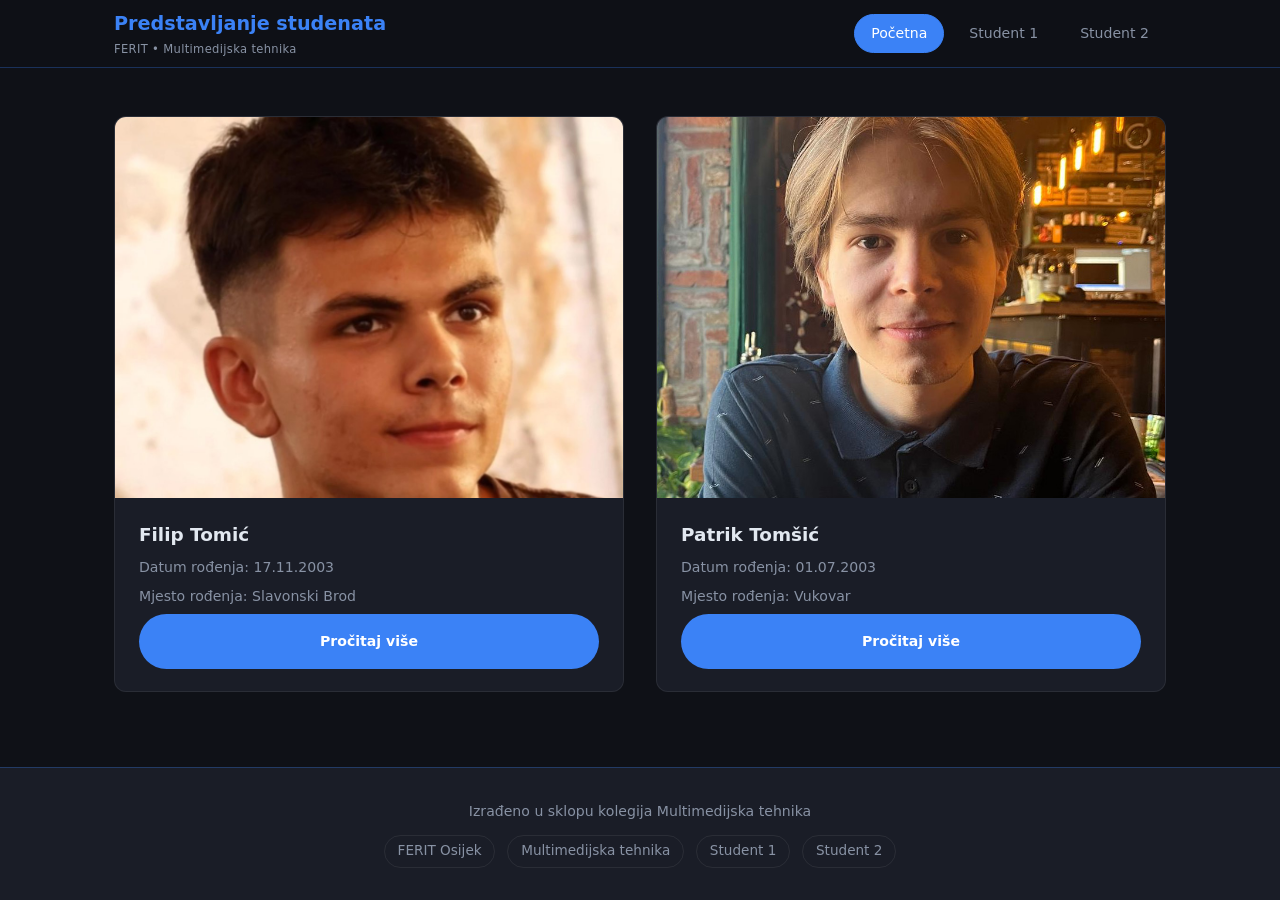
<file: index.html>
<!DOCTYPE html>
<html lang="hr">
<head>
    <meta charset="UTF-8">
    <meta name="viewport" content="width=device-width, initial-scale=1.0">
    <title>Predstavljanje studenata</title>
    <link rel="stylesheet" href="style.css">
</head>
<body>

<div id="header"></div>

<main>
    <div class="students-grid">

        <!-- Student 1 -->
        <div class="student-card">
            <div class="card-img-wrap" onclick="zoomImage(this.querySelector('img'))">
                <img src="mediji/Filip/filipSlika.jpeg" alt="Student 1">
            </div>
            <div class="card-body">
                <h2>Filip Tomić</h2>
                <p>Datum rođenja: 17.11.2003</p>
                <p>Mjesto rođenja: Slavonski Brod</p>
                <a href="student1.html" class="btn">Pročitaj više</a>
            </div>
        </div>

        <!-- Student 2 -->
        <div class="student-card">
            <div class="card-img-wrap" onclick="zoomImage(this.querySelector('img'))">
                <img src="mediji/Patrik/patrikSlika.jpg" alt="Student 2">
            </div>
            <div class="card-body">
                <h2>Patrik Tomšić</h2>
                <p>Datum rođenja: 01.07.2003</p>
                <p>Mjesto rođenja: Vukovar</p>
                <a href="student2.html" class="btn">Pročitaj više</a>
            </div>
        </div>

    </div>
</main>

<footer>
    <p>Izrađeno u sklopu kolegija Multimedijska tehnika</p>
    <div class="footer-links">
        <a href="https://www.ferit.unios.hr/" target="_blank">FERIT Osijek</a>
        <a href="https://www.ferit.unios.hr/upisi-i-studijski-programi/strucni-prijediplomski-studij#racunarstvo#SR6-02" target="_blank">Multimedijska tehnika</a>
        <a href="student1.html">Student 1</a>
        <a href="student2.html">Student 2</a>
    
    </div>
</footer>

<!-- Image zoom modal -->
<div id="modal" class="modal" onclick="closeModal()">
    <button class="modal-close" onclick="closeModal()" aria-label="Zatvori">&times;</button>
    <img class="modal-content" id="zoomedImg" alt="Uvećana slika">
</div>

<script src="scripts.js"></script>

</body>
</html>
</file>
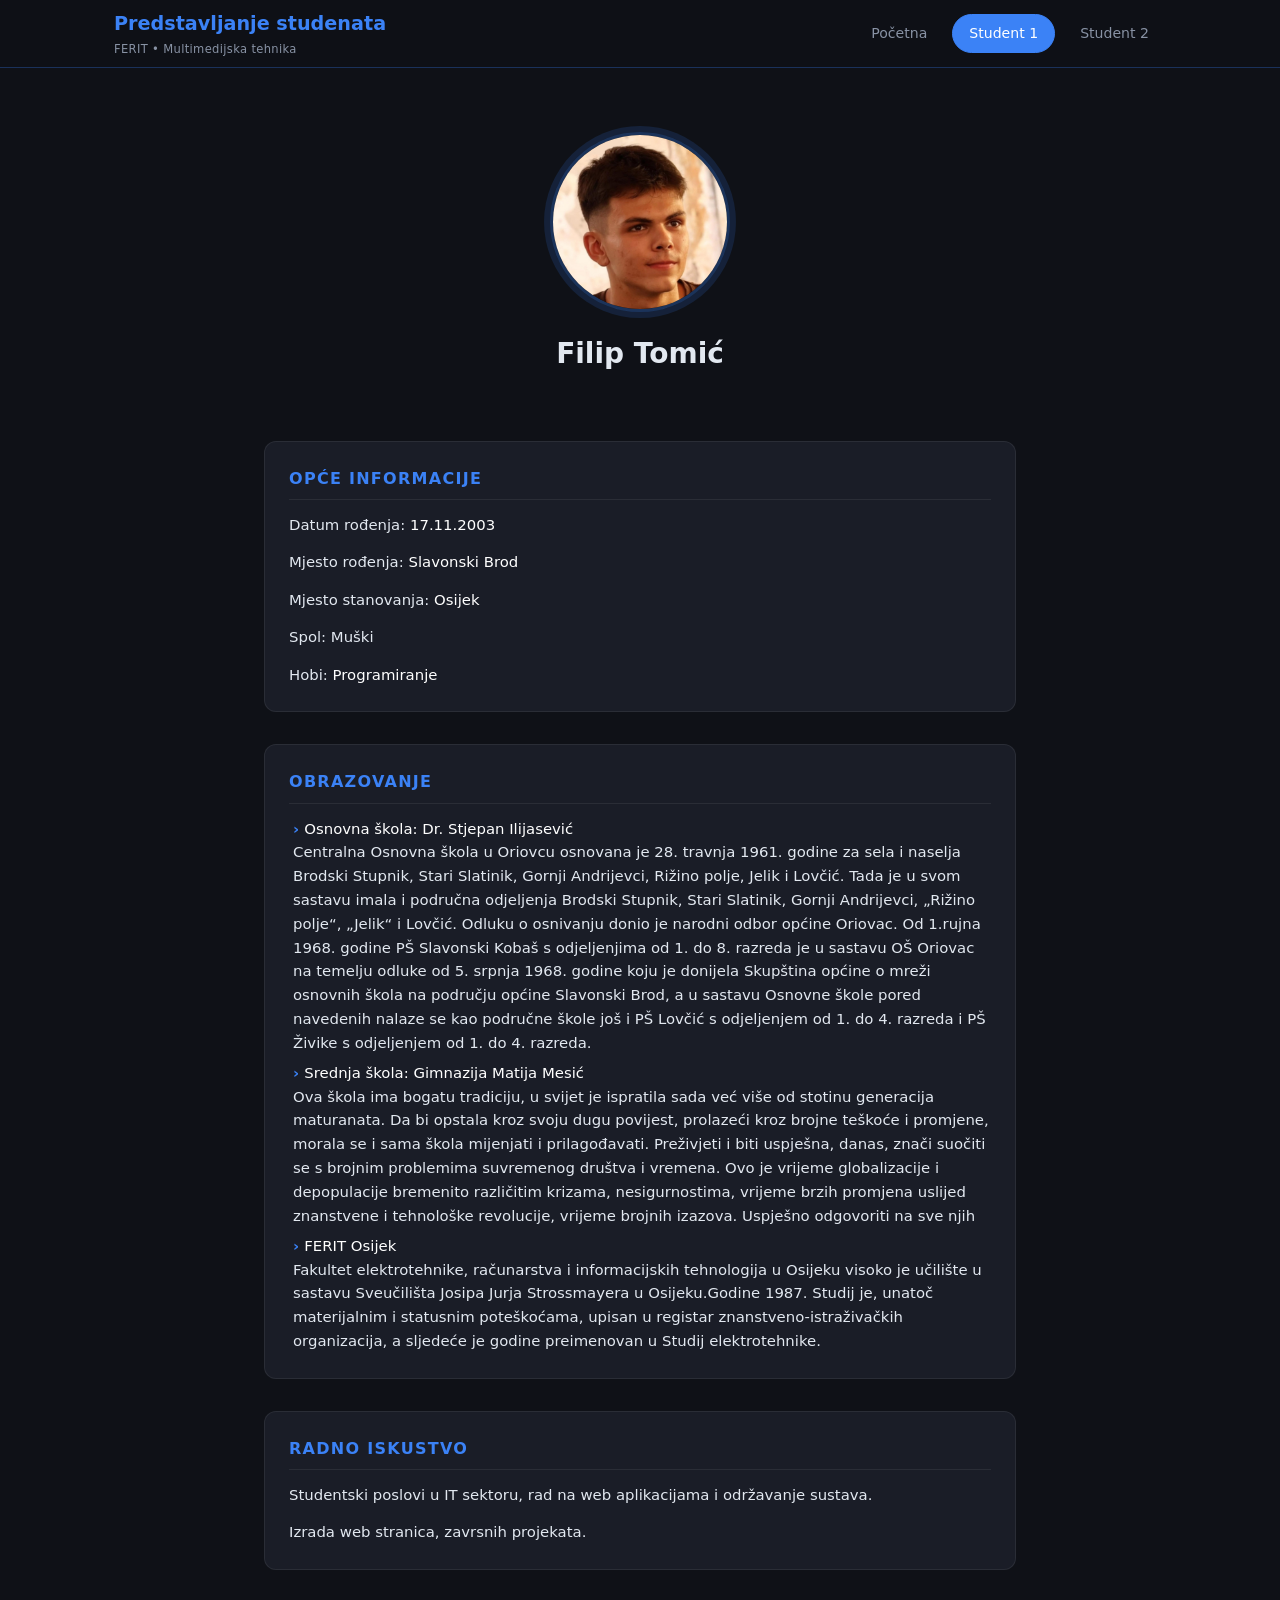
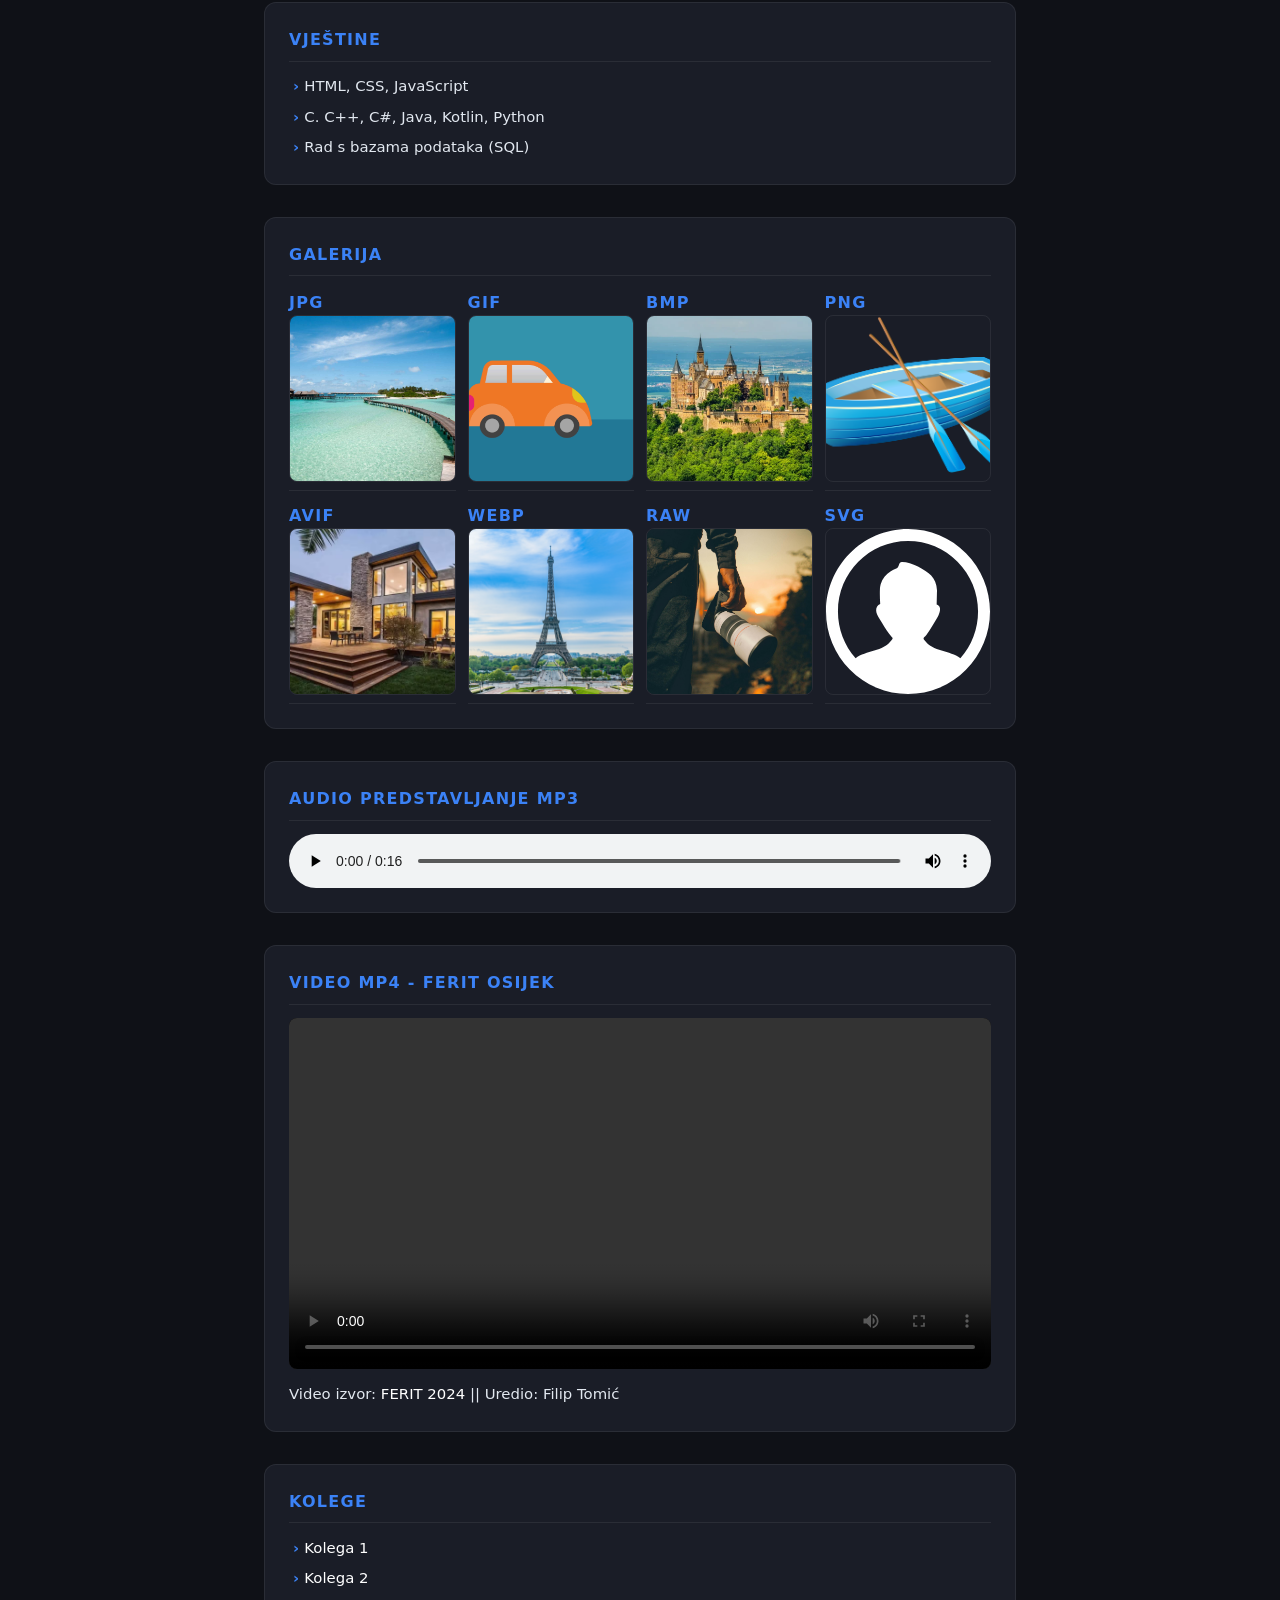
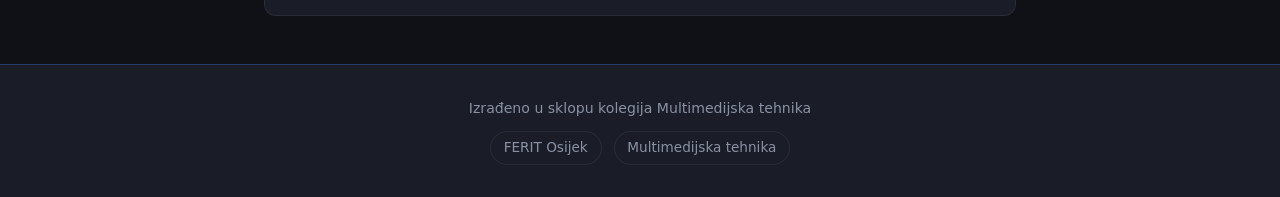
<file: student1.html>
<!DOCTYPE html>
<html lang="hr">
<head>
    <meta charset="UTF-8">
    <meta name="viewport" content="width=device-width, initial-scale=1.0">
    <title>Student 1 - Filip Tomić</title>
    <link rel="stylesheet" href="style.css">
</head>
<body>

<div id="header"></div>

<main class="student-page">

    <!-- Hero -->
    <section class="hero">
        <img src="mediji/Filip/filipSlika.jpeg" class="main-img" onclick="zoomImage(this)" alt="Student 1">
        <h1>Filip Tomić</h1>
    </section>

    <!-- Opće informacije -->
    <section class="section">
        <h2>Opće informacije</h2>
        <p>Datum rođenja: <a href="https://hr.wikipedia.org/wiki/2003." target="_blank">17.11.2003</a></p>
        <p>Mjesto rođenja: <a href="https://hr.wikipedia.org/wiki/Slavonski_brod" target="_blank">Slavonski Brod</a></p>
        <p>Mjesto stanovanja: <a href="https://hr.wikipedia.org/wiki/Osijek" target="_blank">Osijek</a></p>
        <p>Spol: Muški</p>
        <p>Hobi: <a href="https://hr.wikipedia.org/wiki/Programiranje" target="_blank">Programiranje</a></p>
    </section>

    <!-- Obrazovanje -->
    <section class="section">
        <h2>Obrazovanje</h2>
        <ul>
            <li><a href="http://os-silijasevic-oriovac.skole.hr/" target="_blank">Osnovna škola: Dr. Stjepan Ilijasević</a>
            <p>Centralna Osnovna škola u Oriovcu osnovana je 28. travnja 1961. godine za sela i naselja Brodski Stupnik, 
            Stari Slatinik, Gornji Andrijevci, Rižino polje, Jelik i Lovčić. Tada je u svom sastavu imala i područna odjeljenja
            Brodski Stupnik, Stari Slatinik, Gornji Andrijevci, „Rižino polje“, „Jelik“ i Lovčić. Odluku o osnivanju donio je narodni
            odbor općine Oriovac. Od 1.rujna 1968. godine PŠ Slavonski Kobaš s odjeljenjima od 1. do 8. razreda je u sastavu OŠ Oriovac
            na temelju odluke od 5. srpnja 1968.  godine koju je donijela Skupština općine o mreži osnovnih škola na području općine 
            Slavonski Brod, a u sastavu Osnovne škole pored navedenih nalaze se kao područne škole još i PŠ Lovčić s odjeljenjem od 
            1. do 4. razreda i PŠ Živike s odjeljenjem od 1. do 4. razreda.</p></li>
            <li><a href="https://gimnazija-mmesic-sb.skole.hr/" target="_blank">Srednja škola: Gimnazija Matija Mesić</a>
            <p>Ova škola ima bogatu tradiciju, u svijet je ispratila sada već više od stotinu generacija maturanata.

            Da bi opstala kroz svoju dugu povijest, prolazeći kroz brojne teškoće i promjene, morala se i sama škola mijenjati i 
            prilagođavati. Preživjeti i biti uspješna, danas, znači suočiti se s brojnim problemima suvremenog društva i vremena. 
            Ovo je vrijeme globalizacije i depopulacije bremenito različitim krizama, nesigurnostima, vrijeme brzih promjena uslijed
            znanstvene i tehnološke revolucije, vrijeme brojnih izazova. Uspješno odgovoriti na sve njih </p></li>
            <li><a href="https://www.ferit.unios.hr/" target="_blank">FERIT Osijek</a>
            <p>
            Fakultet elektrotehnike, računarstva i informacijskih tehnologija u Osijeku visoko je učilište u sastavu Sveučilišta
            Josipa Jurja Strossmayera u Osijeku.Godine 1987. Studij je, unatoč materijalnim i statusnim poteškoćama, upisan u registar 
            znanstveno-istraživačkih organizacija, a sljedeće je godine preimenovan u Studij elektrotehnike. 
            </p></li>
        </ul>
    </section>

    <!-- Radno iskustvo -->
    <section class="section">
        <h2>Radno iskustvo</h2>
        <p>Studentski poslovi u IT sektoru, rad na web aplikacijama i održavanje sustava.</p>
        <p>Izrada web stranica, zavrsnih projekata.</p>
    </section>

    <!-- Vještine -->
    <section class="section">
        <h2>Vještine</h2>
        <ul>
            <li>HTML, CSS, JavaScript</li>
            <li>C. C++, C#, Java, Kotlin, Python</li>
            <li>Rad s bazama podataka (SQL)</li>
        </ul>
    </section>

    <!-- Galerija -->
    <section class="section">
        <h2>Galerija</h2>
        <div class="gallery">
            <h2>JPG
            <img src="mediji/Filip/jpgFilip.jpg" onclick="zoomImage(this)" alt="Slika 1">
            </h2>
            <h2>GIF
            <img src="mediji/Filip/gifFilip.gif" onclick="zoomImage(this)" alt="Slika 1">
            </h2>
            <h2>BMP
            <img src="mediji/Filip/bmpFilip.bmp" onclick="zoomImage(this)" alt="Slika 1">
            </h2>
            <h2>PNG
            <img src="mediji/Filip/pngFilip.png" onclick="zoomImage(this)" alt="Slika 1">
            </h2>
            <h2>AVIF
            <img src="mediji/Filip/avifFilip.avif" onclick="zoomImage(this)" alt="Slika 1">
            </h2>
            <h2>WEBP
            <img src="mediji/Filip/webpFilip.webp" onclick="zoomImage(this)" alt="Slika 1">
            </h2>
            <h2>RAW
            <img src="mediji/Filip/rawFilip.raw" onclick="zoomImage(this)" alt="Slika 1">
            </h2>
            <h2>SVG
            <img src="mediji/Filip/svgFilip.svg" onclick="zoomImage(this)" alt="Slika 1">
            </h2>
        </div>
    </section>

    <!-- Audio -->
    <section class="section">
        <h2>Audio predstavljanje MP3</h2>
        <audio controls>
            <source src="mediji/Filip/audioFilip.mp3" type="audio/mpeg">
            Vaš preglednik ne podržava audio element.
        </audio>
    </section>

    <!-- Video -->
    <section class="section">
        <h2>Video MP4 - FERIT Osijek</h2>
        <video controls>
            <source src="mediji/Filip/videoFilip.mp4" type="video/mp4">
            Vaš preglednik ne podržava video element.
        </video>
        <p>Video izvor: <a href="https://www.youtube.com/watch?v=aRh134YM5xc">FERIT 2024</a> || Uredio: Filip Tomić</p>
    </section>

    <!-- Kolege -->
    <section class="section">
        <h2>Kolege</h2>
        <ul>
            <li><a href="https://multimedija-sula-struklec.netlify.app/antonija" target="_blank">Kolega 1</a></li>
            <li><a href="https://multimedija-sula-struklec.netlify.app/antonio" target="_blank">Kolega 2</a></li>
        </ul>
    </section>

</main>

<footer>
    <p>Izrađeno u sklopu kolegija Multimedijska tehnika</p>
    <div class="footer-links">
        <a href="https://www.ferit.unios.hr/" target="_blank">FERIT Osijek</a>
        <a href="https://www.ferit.unios.hr/upisi-i-studijski-programi/strucni-prijediplomski-studij#racunarstvo#SR6-02" target="_blank">Multimedijska tehnika</a>
    
    </div>
</footer>

<!-- Image zoom modal -->
<div id="modal" class="modal" onclick="closeModal()">
    <button class="modal-close" onclick="closeModal()" aria-label="Zatvori">&times;</button>
    <img class="modal-content" id="zoomedImg" alt="Uvećana slika">
</div>

<script src="scripts.js"></script>

</body>
</html>
</file>
<file: style.css>
/* =============================================
   RESET & BASE
   ============================================= */
*, *::before, *::after {
    margin: 0;
    padding: 0;
    box-sizing: border-box;
}

:root {
    --accent: #3b82f6;
    --accent-dim: rgba(59, 130, 246, 0.15);
    --accent-border: rgba(59, 130, 246, 0.3);
    --bg: #0f1117;
    --bg-card: #1a1d27;
    --bg-surface: #22263a;
    --text: #e2e8f0;
    --text-muted: #8892a4;
    --border: rgba(255, 255, 255, 0.07);
    --radius: 12px;
    --radius-sm: 8px;
    --shadow: 0 4px 24px rgba(0, 0, 0, 0.4);
    --transition: 0.25s ease;
    --max-width: 1100px;
    --header-height: 68px;
}

html {
    scroll-behavior: smooth;
}

body {
    font-family: 'Segoe UI', system-ui, -apple-system, sans-serif;
    background-color: var(--bg);
    color: var(--text);
    line-height: 1.6;
    min-height: 100vh;
    display: flex;
    flex-direction: column;
}

main {
    flex: 1;
}

img {
    max-width: 100%;
    height: auto;
    display: block;
}

a {
    color: white;
    /*color: var(--accent);*/
    text-decoration: none;
    transition: color var(--transition);
}

a:hover {
    color: #93c5fd;
}

ul {
    list-style: none;
    padding: 0;
}

/* =============================================
   HEADER
   ============================================= */
.header {
    width: 100%;
    background: rgba(15, 17, 23, 0.92);
    backdrop-filter: blur(12px);
    -webkit-backdrop-filter: blur(12px);
    border-bottom: 1px solid var(--accent-border);
    position: sticky;
    top: 0;
    z-index: 1000;
    height: var(--header-height);
}

.header-container {
    max-width: var(--max-width);
    margin: 0 auto;
    padding: 0 1.5rem;
    height: 100%;
    display: flex;
    justify-content: space-between;
    align-items: center;
    gap: 1rem;
}

.brand {
    display: flex;
    flex-direction: column;
    min-width: 0;
}

.brand h1 {
    color: var(--accent);
    font-size: 1.2rem;
    font-weight: 700;
    white-space: nowrap;
    overflow: hidden;
    text-overflow: ellipsis;
}

.brand span {
    font-size: 0.72rem;
    color: var(--text-muted);
    letter-spacing: 0.03em;
}

/* NAV */
.nav {
    display: flex;
    gap: 0.5rem;
    align-items: center;
}

.nav-item {
    padding: 0.45rem 1rem;
    border-radius: 999px;
    text-decoration: none;
    color: var(--text-muted);
    font-size: 0.88rem;
    font-weight: 500;
    background: transparent;
    border: 1px solid transparent;
    transition: all var(--transition);
    white-space: nowrap;
}

.nav-item:hover {
    background: var(--accent-dim);
    color: var(--accent);
    border-color: var(--accent-border);
}

.nav-item.active {
    background: var(--accent);
    color: #fff;
    border-color: var(--accent);
}

/* Hamburger (mobile) */
.nav-toggle {
    display: none;
    flex-direction: column;
    gap: 5px;
    cursor: pointer;
    padding: 6px;
    border: none;
    background: none;
    border-radius: var(--radius-sm);
    transition: background var(--transition);
}

.nav-toggle:hover {
    background: var(--bg-surface);
}

.nav-toggle span {
    display: block;
    width: 22px;
    height: 2px;
    background: var(--text);
    border-radius: 2px;
    transition: all var(--transition);
}

/* =============================================
   FOOTER
   ============================================= */
footer {
    background: var(--bg-card);
    border-top: 1px solid var(--accent-border);
    padding: 2rem 1.5rem;
    text-align: center;
    margin-top: auto;
}

footer p {
    color: var(--text-muted);
    font-size: 0.88rem;
    margin-bottom: 0.75rem;
}

.footer-links {
    display: flex;
    justify-content: center;
    flex-wrap: wrap;
    gap: 0.75rem;
}

.footer-links a {
    color: var(--text-muted);
    font-size: 0.85rem;
    padding: 0.3rem 0.8rem;
    border-radius: 999px;
    border: 1px solid var(--border);
    transition: all var(--transition);
}

.footer-links a:hover {
    color: var(--accent);
    border-color: var(--accent-border);
    background: var(--accent-dim);
}

/* =============================================
   MODAL (zoom)
   ============================================= */
.modal {
    display: none;
    position: fixed;
    inset: 0;
    background: rgba(0, 0, 0, 0.92);
    z-index: 2000;
    cursor: zoom-out;
    align-items: center;
    justify-content: center;
}

.modal.open {
    display: flex;
}

.modal-content {
    max-width: 90vw;
    max-height: 88vh;
    object-fit: contain;
    border-radius: var(--radius);
    box-shadow: var(--shadow);
    animation: zoomIn 0.2s ease;
}

@keyframes zoomIn {
    from { transform: scale(0.9); opacity: 0; }
    to   { transform: scale(1);   opacity: 1; }
}

.modal-close {
    position: absolute;
    top: 1rem;
    right: 1.25rem;
    color: #fff;
    font-size: 2rem;
    line-height: 1;
    cursor: pointer;
    opacity: 0.7;
    transition: opacity var(--transition);
    background: none;
    border: none;
    padding: 0.25rem;
}

.modal-close:hover {
    opacity: 1;
}

/* =============================================
   HOME PAGE — student cards
   ============================================= */
.students-grid {
    max-width: var(--max-width);
    margin: 3rem auto;
    padding: 0 1.5rem;
    display: grid;
    grid-template-columns: repeat(auto-fit, minmax(280px, 1fr));
    gap: 2rem;
}

.student-card {
    background: var(--bg-card);
    border: 1px solid var(--border);
    border-radius: var(--radius);
    overflow: hidden;
    transition: transform var(--transition), box-shadow var(--transition), border-color var(--transition);
    display: flex;
    flex-direction: column;
}

.student-card:hover {
    transform: translateY(-4px);
    box-shadow: 0 12px 36px rgba(59, 130, 246, 0.15);
    border-color: var(--accent-border);
}

.student-card .card-img-wrap {
    width: 100%;
    aspect-ratio: 4 / 3;
    overflow: hidden;
    background: var(--bg-surface);
    cursor: zoom-in;
}

.student-card .card-img-wrap img {
    width: 100%;
    height: 100%;
    object-fit: cover;
    transition: transform 0.4s ease;
}

.student-card:hover .card-img-wrap img {
    transform: scale(1.04);
}

.student-card .card-body {
    padding: 1.4rem 1.5rem;
    display: flex;
    flex-direction: column;
    gap: 0.4rem;
    flex: 1;
}

.student-card h2 {
    font-size: 1.15rem;
    font-weight: 700;
    color: var(--text);
}

.student-card p {
    font-size: 0.88rem;
    color: var(--text-muted);
}

.student-card .btn {
    margin-top: auto;
    padding-top: 1rem;
}

/* =============================================
   BUTTON
   ============================================= */
.btn {
    display: inline-block;
    padding: 1rem 1.4rem;
    background: var(--accent);
    color: #fff;
    border: none;
    border-radius: 999px;
    font-size: 0.88rem;
    font-weight: 600;
    cursor: pointer;
    transition: background var(--transition), transform var(--transition);
    text-decoration: none;
    text-align: center;
    
    
}

.btn:hover {
    background: #2563eb;
    color: #fff;
    transform: translateY(-1px);
}

/* =============================================
   STUDENT PAGE
   ============================================= */
.student-page {
    max-width: 800px;
    margin: 0 auto;
    padding: 2rem 1.5rem 3rem;
    display: flex;
    flex-direction: column;
    gap: 2rem;
}

/* Hero */
.hero {
    display: flex;
    flex-direction: column;
    align-items: center;
    gap: 1.25rem;
    padding: 2rem 1rem;
    text-align: center;
}

.main-img {
    width: 180px;
    height: 180px;
    object-fit: cover;
    border-radius: 50%;
    border: 3px solid var(--accent-border);
    cursor: zoom-in;
    transition: border-color var(--transition), transform var(--transition);
    box-shadow: 0 0 0 6px var(--accent-dim);
}

.main-img:hover {
    border-color: var(--accent);
    transform: scale(1.03);
}

.hero h1 {
    font-size: 1.75rem;
    font-weight: 700;
}

/* Sections */
.section {
    background: var(--bg-card);
    border: 1px solid var(--border);
    border-radius: var(--radius);
    padding: 1.5rem;
    display: flex;
    flex-direction: column;
    gap: 0.85rem;
}

.section h2 {
    font-size: 1rem;
    font-weight: 700;
    color: var(--accent);
    text-transform: uppercase;
    letter-spacing: 0.08em;
    padding-bottom: 0.5rem;
    border-bottom: 1px solid var(--border);
}

.section p,
.section li {
    font-size: 0.93rem;
    color: var(--text);
}

.section ul {
    display: flex;
    flex-direction: column;
    gap: 0.4rem;
    padding-left: 0.25rem;
}

.section ul li::before {
    content: '›  ';
    color: var(--accent);
    font-weight: 700;
}

/* Gallery */
.gallery {
    display: grid;
    grid-template-columns: repeat(auto-fill, minmax(140px, 1fr));
    gap: 0.75rem;
}

.gallery img {
    width: 100%;
    aspect-ratio: 1;
    object-fit: cover;
    border-radius: var(--radius-sm);
    cursor: zoom-in;
    transition: transform var(--transition), opacity var(--transition);
    border: 1px solid var(--border);
}

.gallery img:hover {
    transform: scale(1.04);
    opacity: 0.9;
}

/* Audio / Video */
audio {
    width: 100%;
    border-radius: var(--radius-sm);
    accent-color: var(--accent);
}

video {
    width: 100%;
    max-width: 100%;
    border-radius: var(--radius-sm);
    background: #000;
}

/* =============================================
   RESPONSIVE
   ============================================= */

/* Tablet */
@media (max-width: 768px) {
    :root {
        --header-height: 60px;
    }

    .brand h1 {
        font-size: 1.05rem;
    }

    .nav-toggle {
        display: flex;
    }

    .nav {
        display: none;
        position: absolute;
        top: var(--header-height);
        left: 0;
        right: 0;
        background: rgba(15, 17, 23, 0.97);
        backdrop-filter: blur(12px);
        -webkit-backdrop-filter: blur(12px);
        flex-direction: column;
        padding: 1rem 1.5rem;
        border-bottom: 1px solid var(--accent-border);
        gap: 0.5rem;
    }

    .nav.open {
        display: flex;
    }

    .nav-item {
        border-radius: var(--radius-sm);
        padding: 0.65rem 1rem;
    }

    .students-grid {
        margin: 2rem auto;
    }

    .hero h1 {
        font-size: 1.5rem;
    }

    .main-img {
        width: 140px;
        height: 140px;
    }
}

/* Mobile */
@media (max-width: 480px) {
    .header-container {
        padding: 0 1rem;
    }

    .students-grid {
        padding: 0 1rem;
        gap: 1.25rem;
    }

    .student-page {
        padding: 1.25rem 1rem 2.5rem;
        gap: 1.25rem;
    }

    .section {
        padding: 1.1rem 1.1rem;
    }

    .gallery {
        grid-template-columns: repeat(2, 1fr);
    }

    .hero {
        padding: 1.25rem 0.5rem;
    }

    .main-img {
        width: 120px;
        height: 120px;
    }

    footer {
        padding: 1.5rem 1rem;
    }
}
</file>
